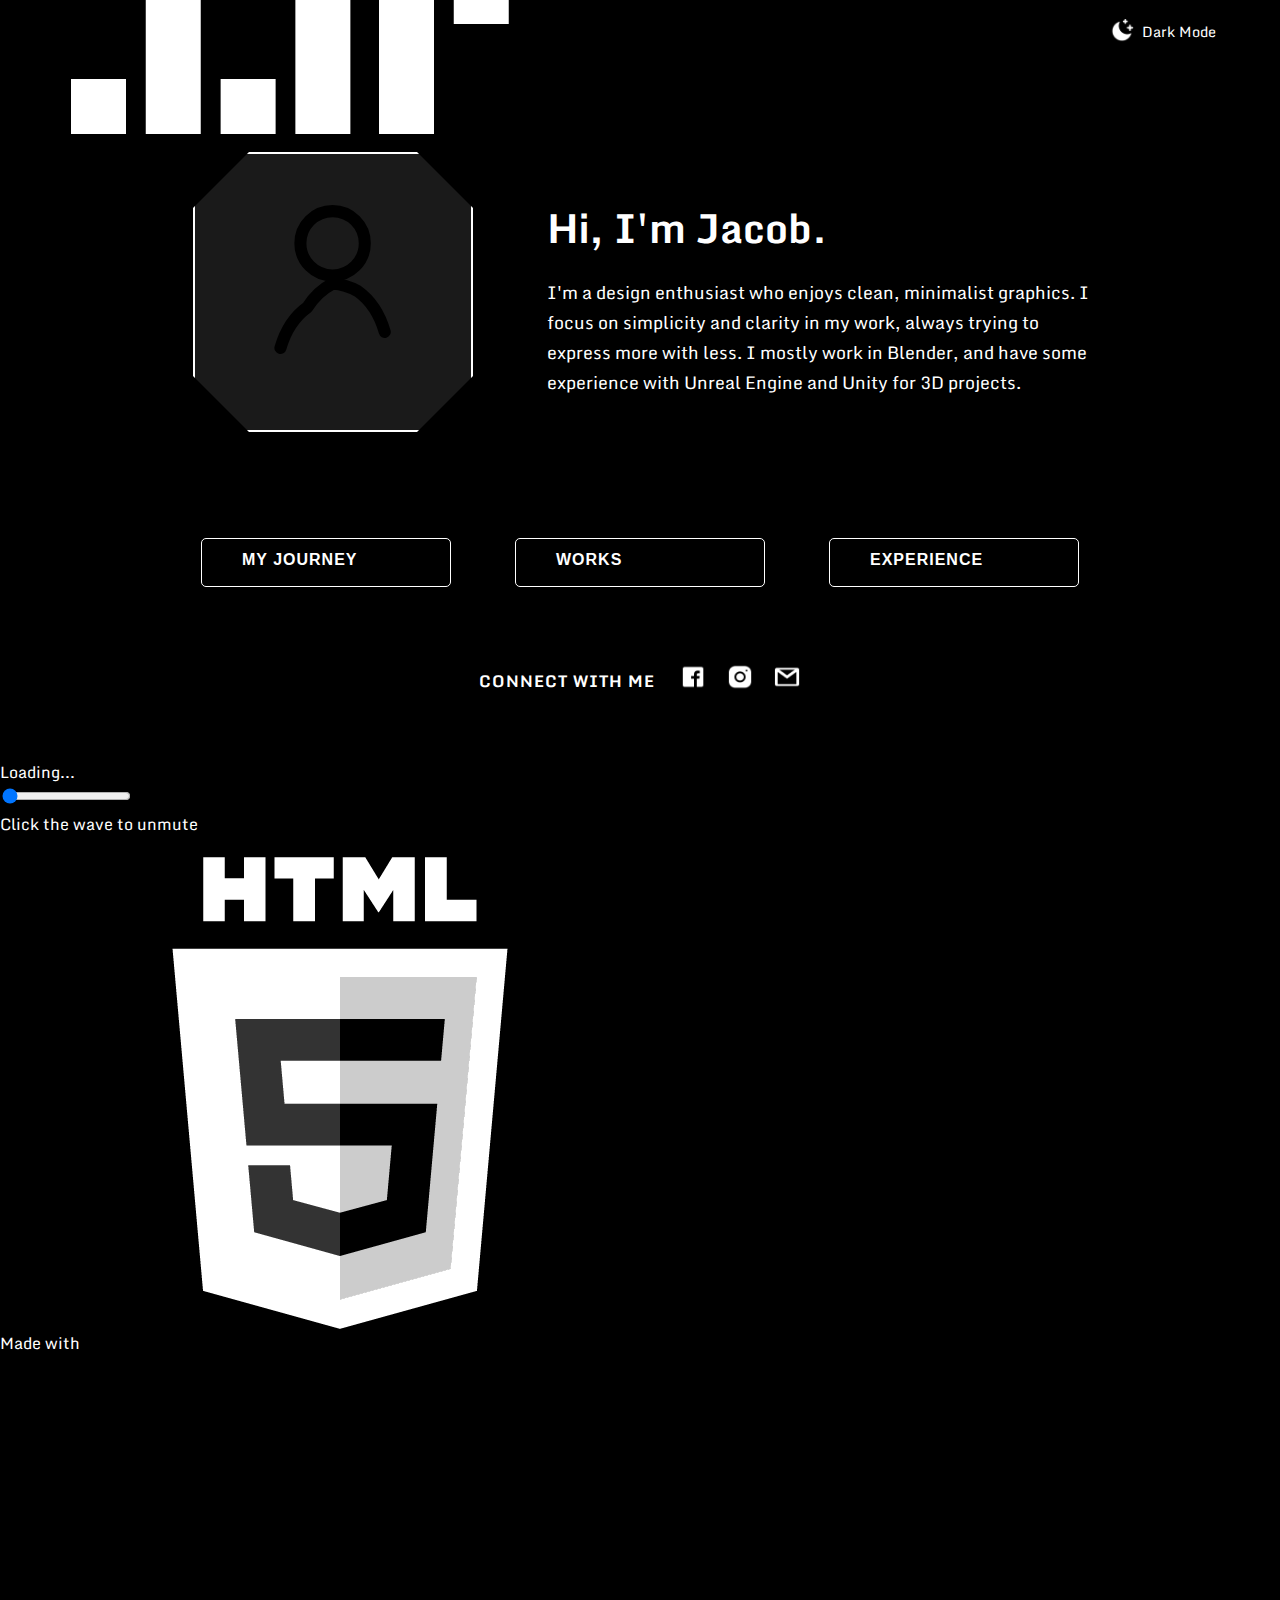
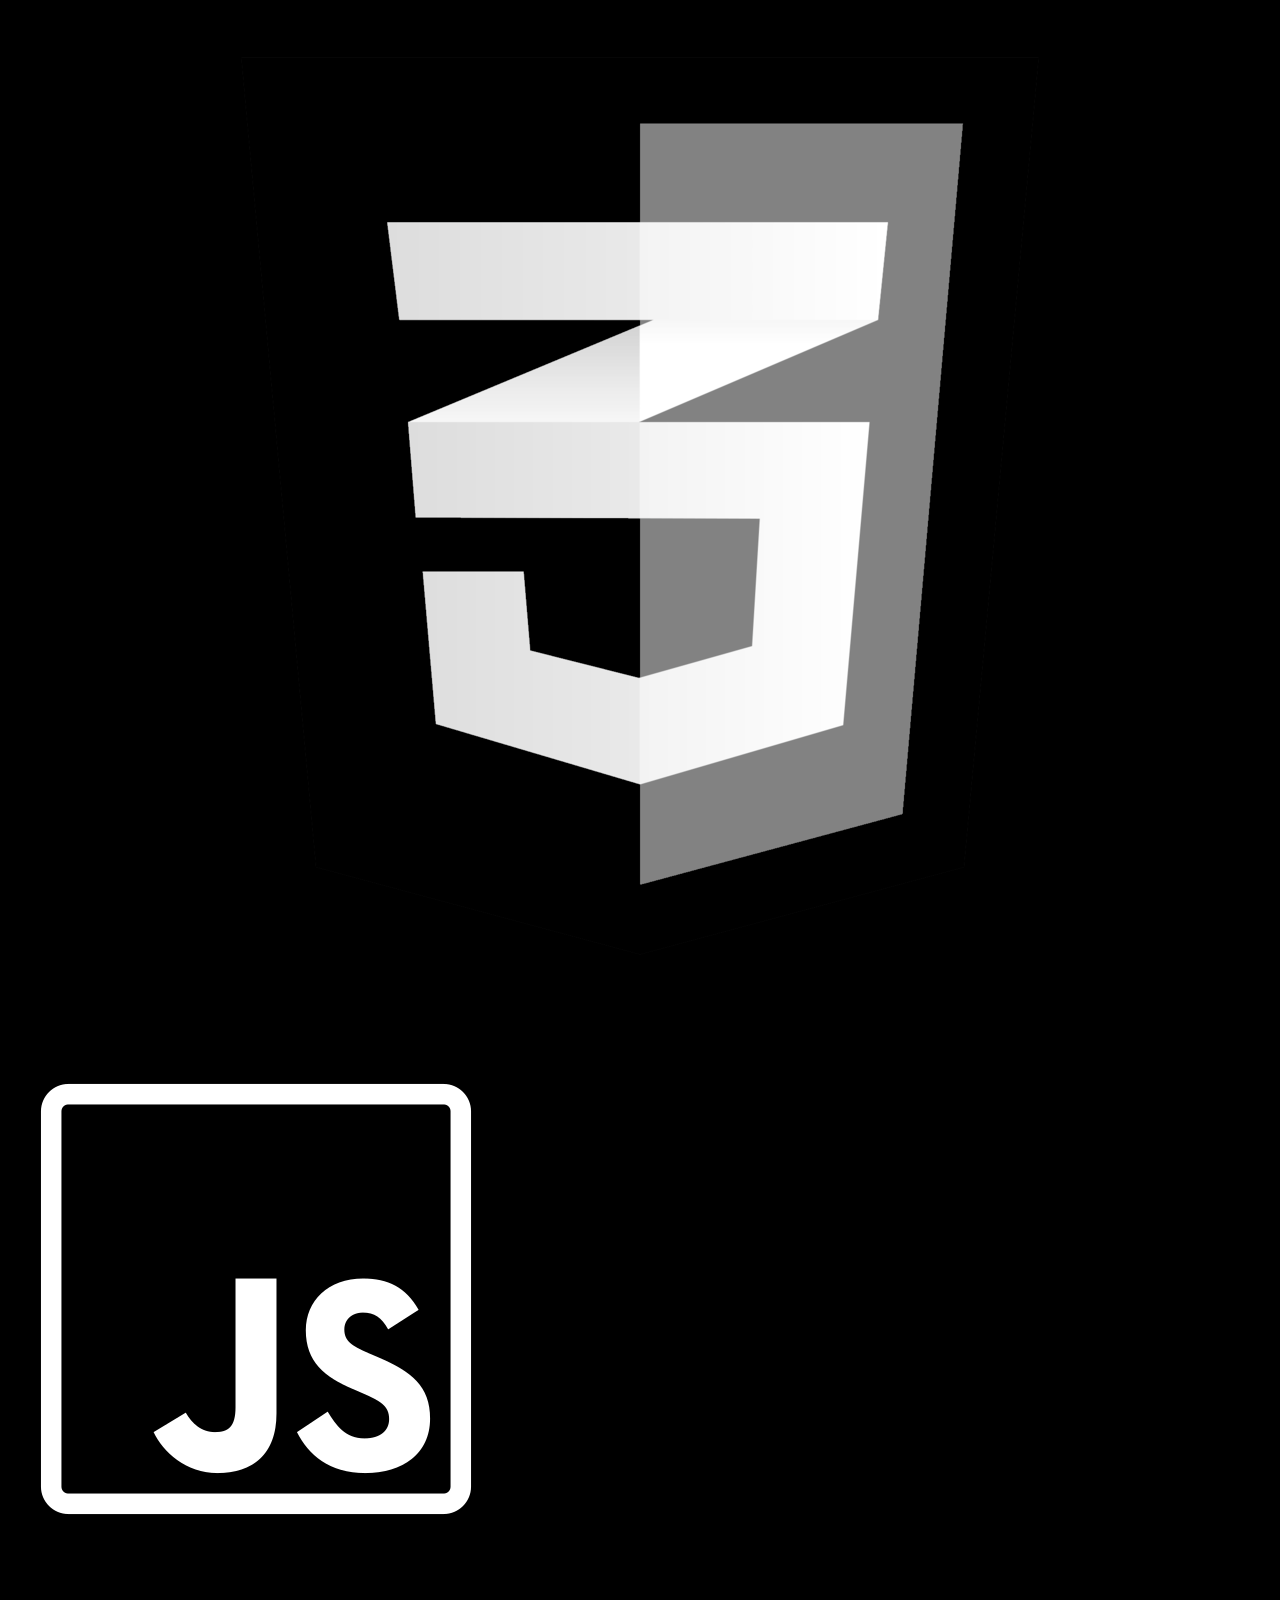
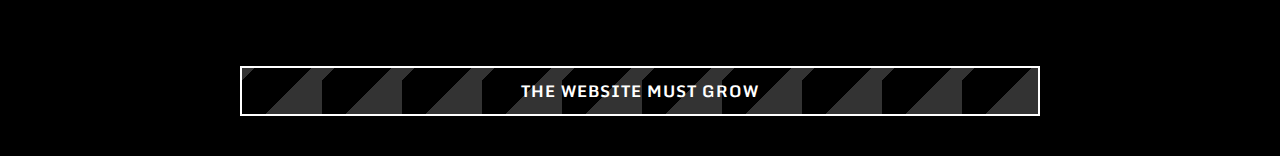
<file: index.html>
<!DOCTYPE html>
<html lang="en">
<head>
  <meta charset="UTF-8">
  <meta name="viewport" content="width=device-width, initial-scale=1.0">
  <title>Jacob | Designer Portfolio</title>
  <link rel="stylesheet" href="web.css">
  <link href="https://fonts.googleapis.com/css2?family=Monda:wght@400;700&display=swap" rel="stylesheet">
  <script defer src="web.js"></script>
</head>
<body>
  <header>
    <div class="logo-container">
      <a href="index.html">
        <img src="images/logo_placeholder.png" alt="Jacob's Logo" class="site-logo">
      </a>
    </div>
    <div class="toggle-dark" onclick="toggleDarkMode()">
      <img id="theme-icon" src="images/moon-and-stars-14.png" alt="Dark Mode Icon"> 
      <span id="theme-text">Dark Mode</span>
    </div>
  </header>

  <main>
    <section class="intro">
      <div class="avatar-animation-container" onclick="startAvatarAnimation()">
        <div class="avatar-state initial-avatar-frame active" data-state="initial">
          <svg class="person-outline" viewBox="0 0 24 24" fill="none" stroke="currentColor" stroke-width="2" stroke-linecap="round" stroke-linejoin="round">
            <path d="M5.52 19c.64-2.2 1.84-3.98 3.36-5.06A8 8 0 0 1 12 11a8 8 0 0 1 3.12.94c1.52 1.08 2.72 2.86 3.36 5.06M12 2a4 4 0 1 0 0 8 4 4 0 0 0 0-8z"></path>
          </svg>
        </div>

        <div class="avatar-text-state" data-state="text1">
          <p>// sudo load_avatar -u Jacob</p>
        </div>
        <div class="avatar-text-state" data-state="text2">
          <p>// Initializing pixels...</p>
        </div>
        <div class="avatar-text-state" data-state="text3">
          <p>// Locating profile image...</p>
        </div>
        <div class="avatar-text-state" data-state="text4">
          <p>// Data chunk 1/3... OK</p>
        </div>
        <div class="avatar-text-state" data-state="text5">
          <p>// Data chunk 2/3... OK</p>
        </div>
        <div class="avatar-text-state" data-state="text6">
          <p>// Data chunk 3/3... OK</p>
        </div>
        <div class="avatar-text-state" data-state="text7">
          <p>// Avatar loaded &#9829;</p> </div>

        <div class="avatar-state final-avatar-frame" data-state="final">
          <img src="images/profile.jpg" alt="Profile Picture" class="profile-image">
        </div>
      </div>
      <div class="intro-text">
        <h1>Hi, I'm Jacob.</h1>
        <p>I'm a design enthusiast who enjoys clean, minimalist graphics. I focus on simplicity and clarity in my work, always trying to express more with less. I mostly work in Blender, and have some experience with Unreal Engine and Unity for 3D projects.</p>
      </div>
    </section>

    <section class="buttons-container">
      <button class="main-button" onclick="navigate('journey')"><span class="button-text">MY JOURNEY</span></button>
      <button class="main-button" onclick="navigate('works')"><span class="button-text">WORKS</span></button>
      <button class="main-button" onclick="navigate('experience')"><span class="button-text">EXPERIENCE</span></button>
      
      <div class="connect-group">
        <span class="connect-text">CONNECT WITH ME</span>
        <div class="social-icons-row">
          <a href="https://www.facebook.com/jacob.j.panicker/" target="_blank"><img id="facebook-icon" src="images/facebook-41.png" alt="Facebook"></a>
          <a href="https://www.instagram.com/jacob.j.panicker/" target="_blank"><img id="instagram-icon" src="images/instagram-43.png" alt="Instagram"></a>
          <a href="mailto:jjp200321@gmail.com"><img id="gmail-icon" src="images/gmail-logo-45.png" alt="Email"></a>
        </div>
      </div>
    </section>
  </main>

<div class="audio-widget audio-muted">
  <div id="audio-visual-toggle" title="Click to mute/unmute">
    <div class="audio-wave" id="mute-toggle">
      <span></span><span></span><span></span><span></span>
    </div>
    <div class="audio-meta">
      <div id="song-name">
        <div class="scrolling-text" id="scrolling-text">Loading...</div>
      </div>
      <input type="range" id="audio-progress" min="0" value="0" step="0.1" />
    </div>
  </div>
  <audio id="bg-audio" preload="auto"></audio>
</div>

<div id="audio-hint" class="audio-hint">Click the wave to unmute</div>

  <div class="tech-credit">
    <span>Made with</span>
    <img src="images/html5.png" alt="HTML5" class="invert-on-light" />
    <img src="images/css3.png" alt="CSS3" class="invert-on-dark" />
    <img src="images/js.png" alt="JavaScript" class="invert-on-light" />
  </div>

  <footer>
    <div class="construction-banner">
      <div class="tape-pattern"></div>
      <span>THE WEBSITE MUST GROW</span>
    </div>
  </footer>
</body>
</html>
</file>
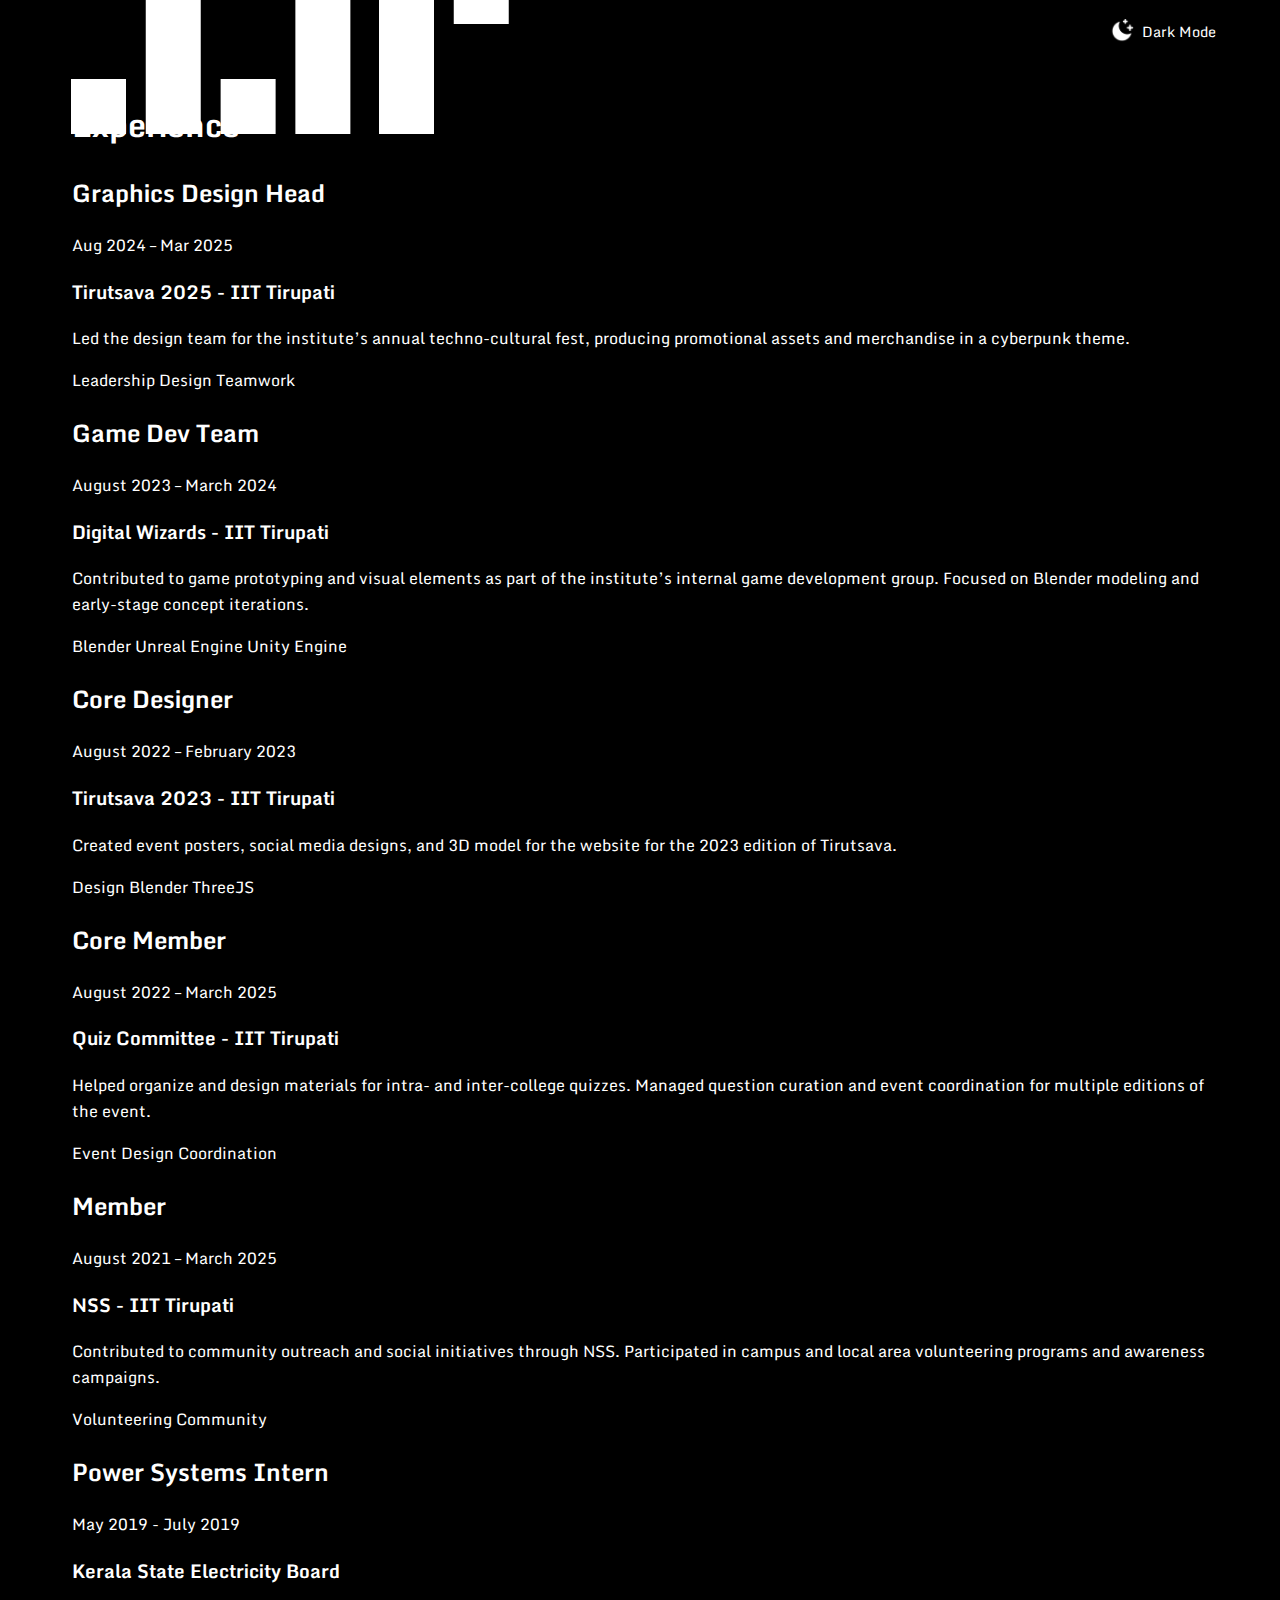
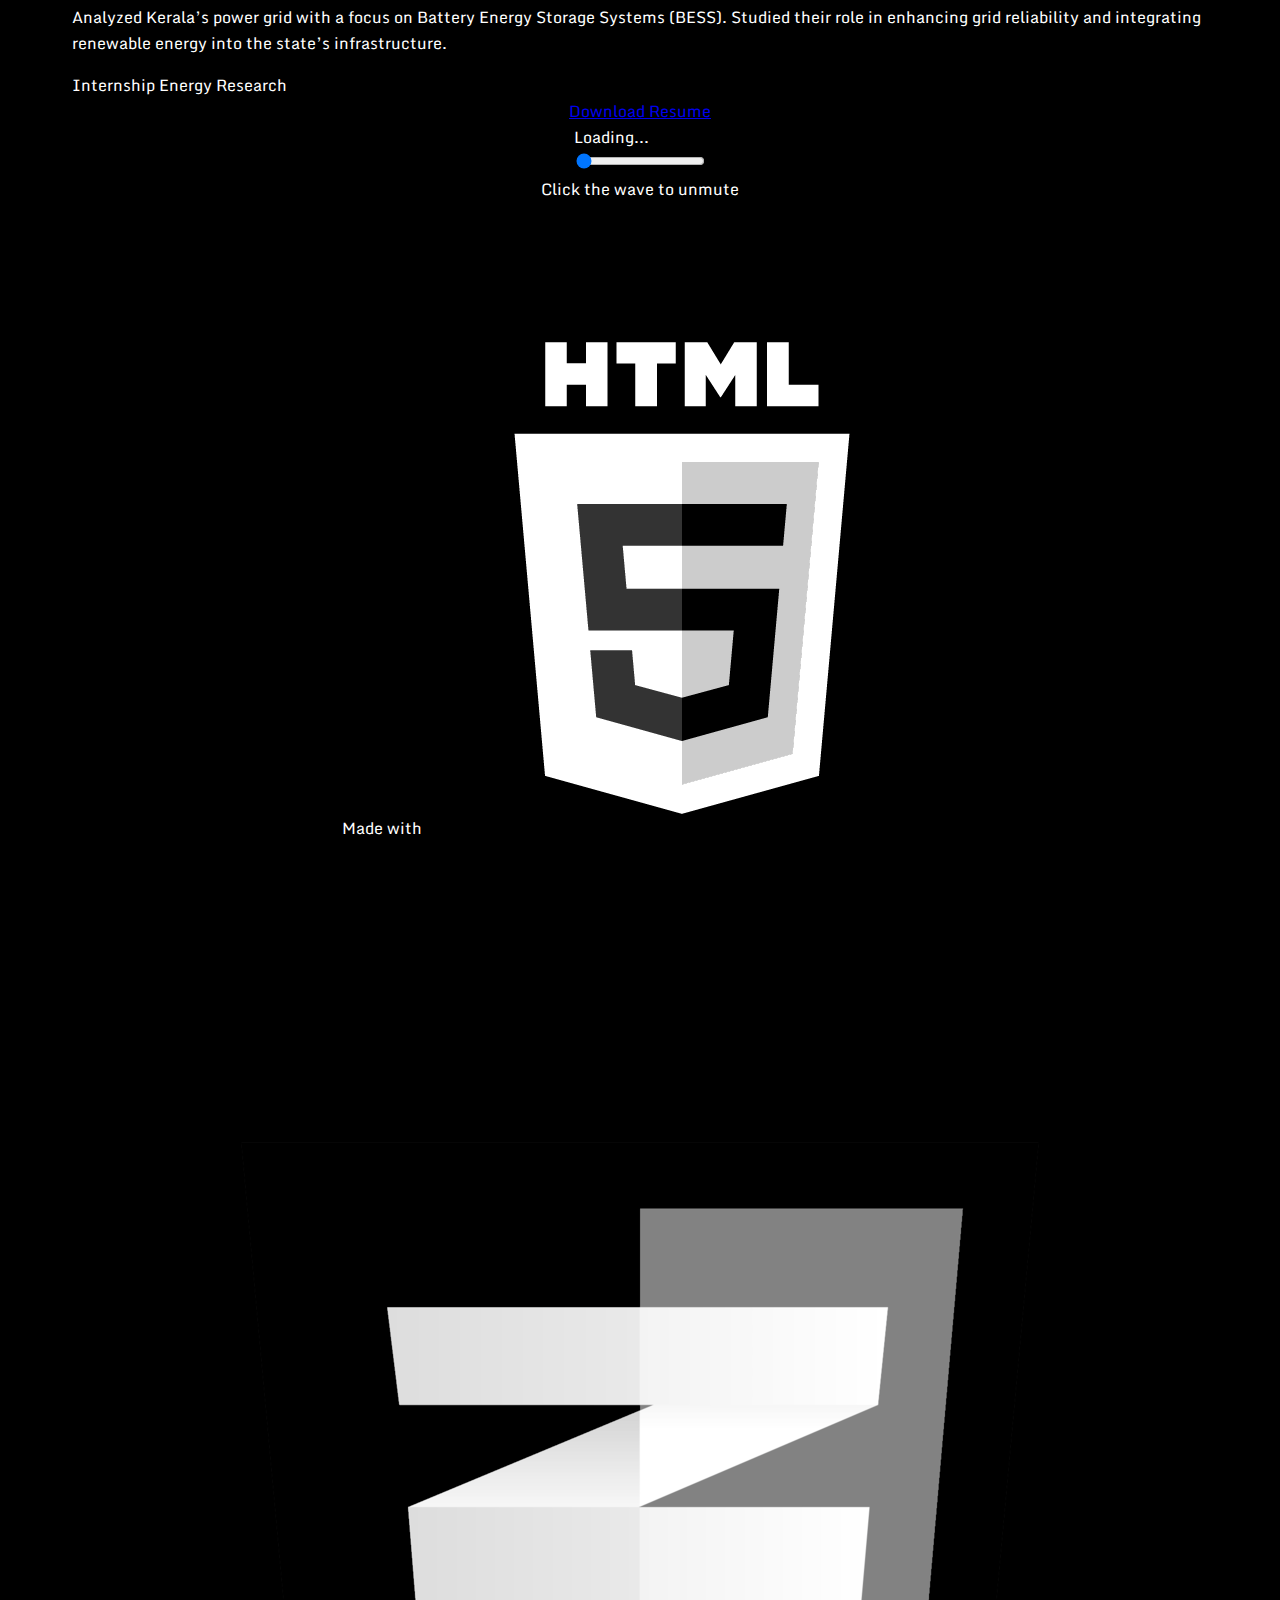
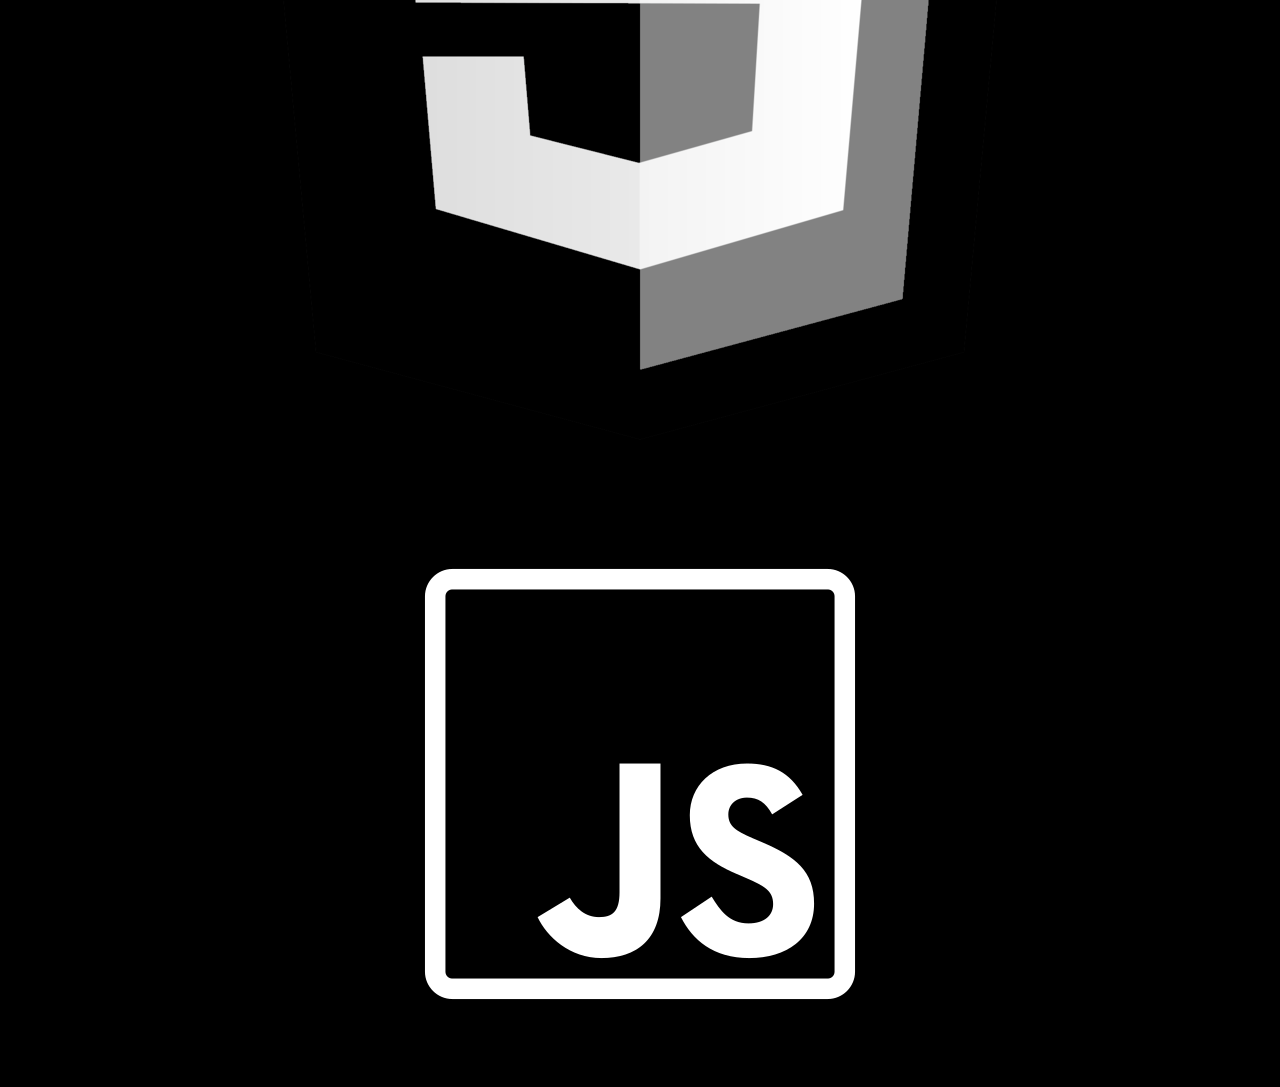
<file: experience.html>
<!DOCTYPE html>
<html lang="en">
<head>
  <meta charset="UTF-8">
  <meta name="viewport" content="width=device-width, initial-scale=1.0">
  <title>Jacob | Experience</title>
  <link rel="stylesheet" href="web.css">
  <link href="https://fonts.googleapis.com/css2?family=Monda:wght@400;700&display=swap" rel="stylesheet">
  <script defer src="web.js"></script>
</head>
<body>
  <header>
    <div class="logo-container">
      <a href="index.html">
        <img src="images/logo_placeholder.png" alt="Jacob's Logo" class="site-logo">
      </a>
    </div>
    <div class="toggle-dark" onclick="toggleDarkMode()">
      <img id="theme-icon" src="images/moon-and-stars-14.png" alt="Dark Mode Icon">
      <span id="theme-text">Dark Mode</span>
    </div>
  </header>

  <main>
    <!-- <section class="work-in-progress-section">
      <p class="wip-text">WORK IN PROGRESS</p>
    </section> -->
  <section id="experience">
    <h1 class="experience-heading">Experience</h1>
    <div class="experience-grid">

      <div class="experience-card">
        <div class="experience-header">
          <h2>Graphics Design Head</h2>
          <span class="duration">Aug 2024 – Mar 2025</span>
        </div>
        <h3 class="organization">Tirutsava 2025 - IIT Tirupati</h3>
        <p class="summary">
          Led the design team for the institute’s annual techno-cultural fest, producing promotional assets and merchandise in a cyberpunk theme.
        </p>
        <div class="tags">
          <span>Leadership</span>
          <span>Design</span>
          <span>Teamwork</span>
        </div>
      </div>

      <div class="experience-card">
        <div class="experience-header">
          <h2>Game Dev Team</h2>
          <span class="duration">August 2023 – March 2024</span>
        </div>
        <h3 class="organization">Digital Wizards - IIT Tirupati</h3>
        <p class="summary">
          Contributed to game prototyping and visual elements as part of the institute’s internal game development group. Focused on Blender modeling and early-stage concept iterations.
        </p>
        <div class="tags">
          <span>Blender</span>
          <span>Unreal Engine</span>
          <span>Unity Engine</span>
        </div>
      </div>

      <div class="experience-card">
        <div class="experience-header">
          <h2>Core Designer</h2>
          <span class="duration">August 2022 – February 2023</span>
        </div>
        <h3 class="organization">Tirutsava 2023 - IIT Tirupati</h3>
        <p class="summary">
          Created event posters, social media designs, and 3D model for the website for the 2023 edition of Tirutsava.
        </p>
        <div class="tags">
          <span>Design</span>
          <span>Blender</span>
          <span>ThreeJS</span>
        </div>
      </div>

      <div class="experience-card">
        <div class="experience-header">
          <h2>Core Member</h2>
          <span class="duration">August 2022 – March 2025</span>
        </div>
        <h3 class="organization">Quiz Committee - IIT Tirupati</h3>
        <p class="summary">
          Helped organize and design materials for intra- and inter-college quizzes. Managed question curation and event coordination for multiple editions of the event.
        </p>
        <div class="tags">
          <span>Event</span>
          <span>Design</span>
          <span>Coordination</span>
        </div>
      </div>
      
      <div class="experience-card">
        <div class="experience-header">
          <h2>Member</h2>
          <span class="duration">August 2021 – March 2025</span>
        </div>
        <h3 class="organization">NSS - IIT Tirupati</h3>
        <p class="summary">
          Contributed to community outreach and social initiatives through NSS. Participated in campus and local area volunteering programs and awareness campaigns.
        </p>
        <div class="tags">
          <span>Volunteering</span>
          <span>Community</span>
        </div>
      </div>

      <div class="experience-card">
        <div class="experience-header">
          <h2>Power Systems Intern</h2>
          <span class="duration">May 2019 - July 2019</span>
        </div>
        <h3 class="organization">Kerala State Electricity Board</h3>
        <p class="summary">
          Analyzed Kerala’s power grid with a focus on Battery Energy Storage Systems (BESS). Studied their role in enhancing grid reliability and integrating renewable energy into the state’s infrastructure.
        </p>
        <div class="tags">
          <span>Internship</span>
          <span>Energy</span>
          <span>Research</span>
        </div>
      </div>

    </div>
  </section>

  <div class="resume-download">
    <a href="docs/resume.pdf" download class="resume-button">
      Download Resume
    </a>
  </div>

<div class="audio-widget audio-muted">
  <div id="audio-visual-toggle" title="Click to mute/unmute">
    <div class="audio-wave" id="mute-toggle">
      <span></span><span></span><span></span><span></span>
    </div>
    <div class="audio-meta">
      <div id="song-name">
        <div class="scrolling-text" id="scrolling-text">Loading...</div>
      </div>
      <input type="range" id="audio-progress" min="0" value="0" step="0.1" />
    </div>
  </div>
  <audio id="bg-audio" preload="auto"></audio>
</div>

<div id="audio-hint" class="audio-hint">Click the wave to unmute</div>

  </main>

  <footer>
  <div class="tech-credit">
    <span>Made with</span>
    <img src="images/html5.png" alt="HTML5" class="invert-on-light" />
    <img src="images/css3.png" alt="CSS3" class="invert-on-dark" />
    <img src="images/js.png" alt="JavaScript" class="invert-on-light" />
  </div>
    <!-- <div class="construction-banner">
      <div class="tape-pattern"></div>
      <span>WEBSITE UNDER CONSTRUCTION</span>
    </div> -->
  </footer>
</body>
</html>
</file>
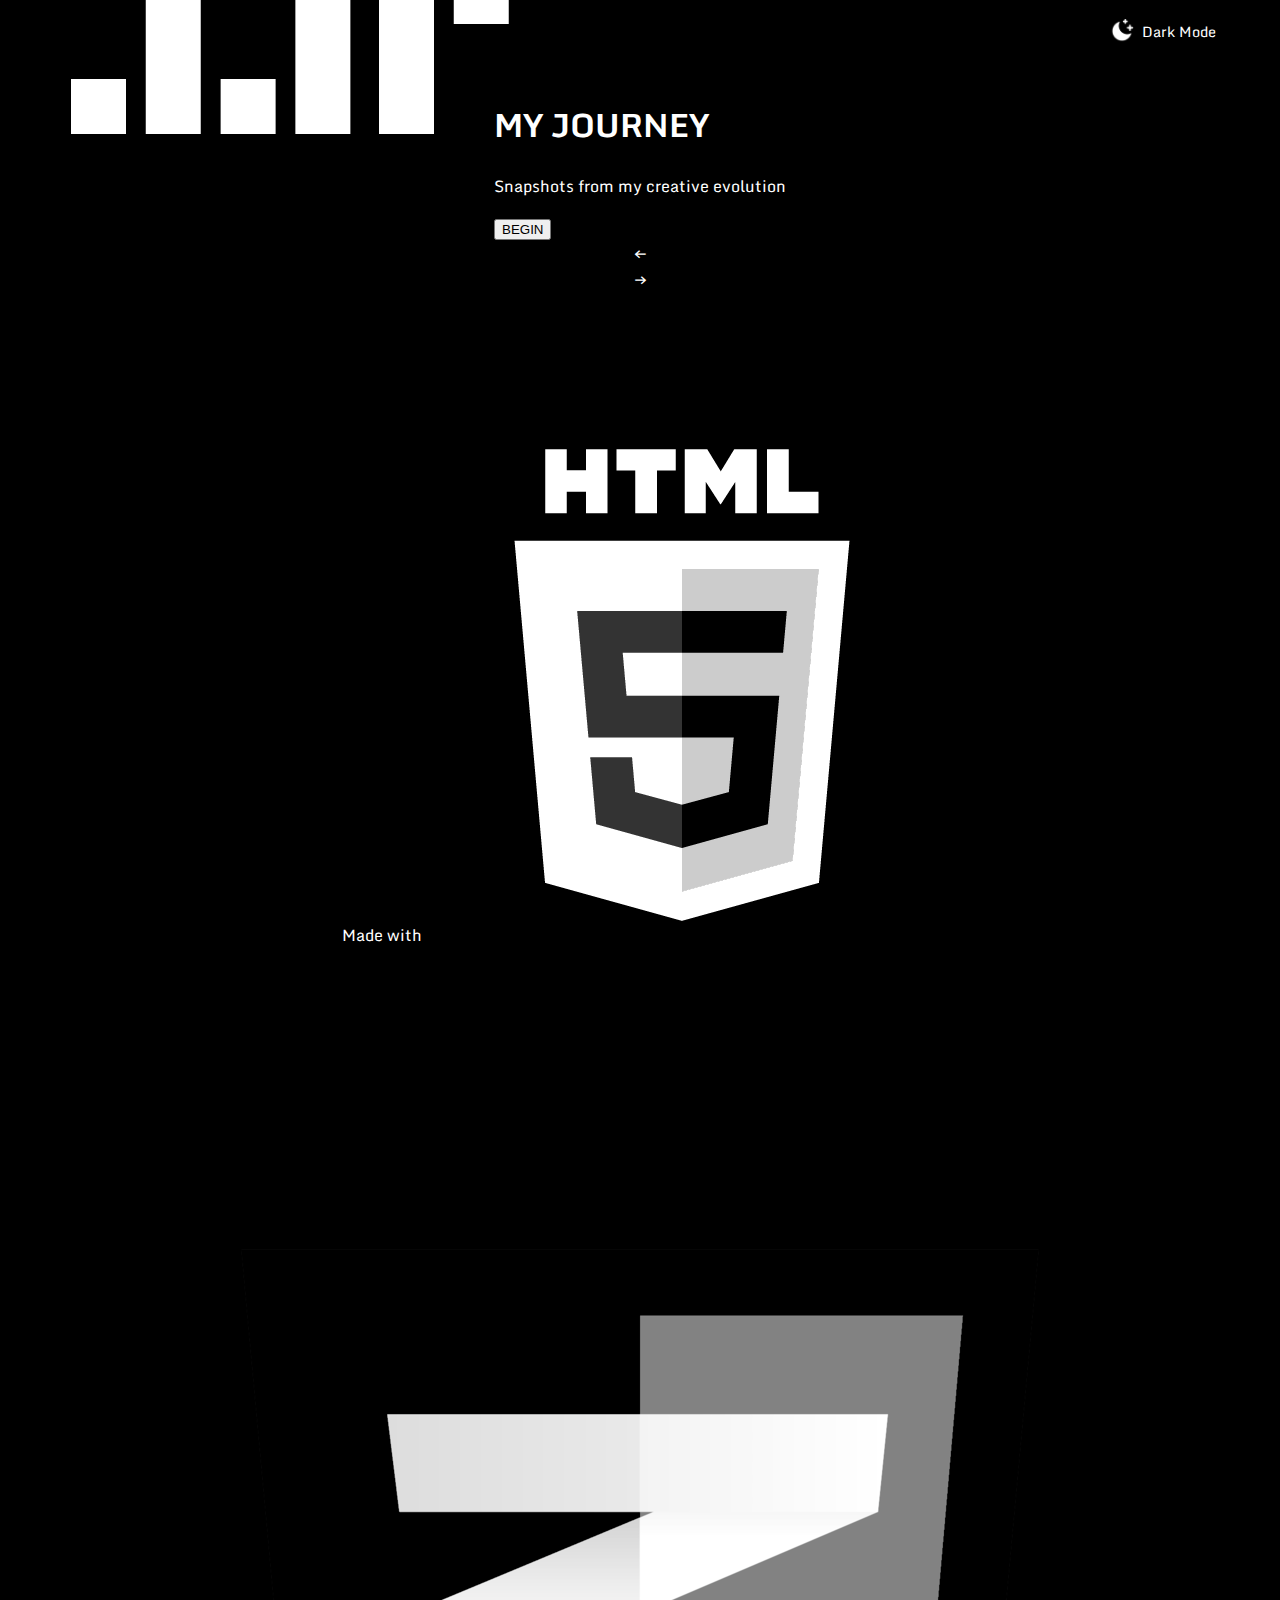
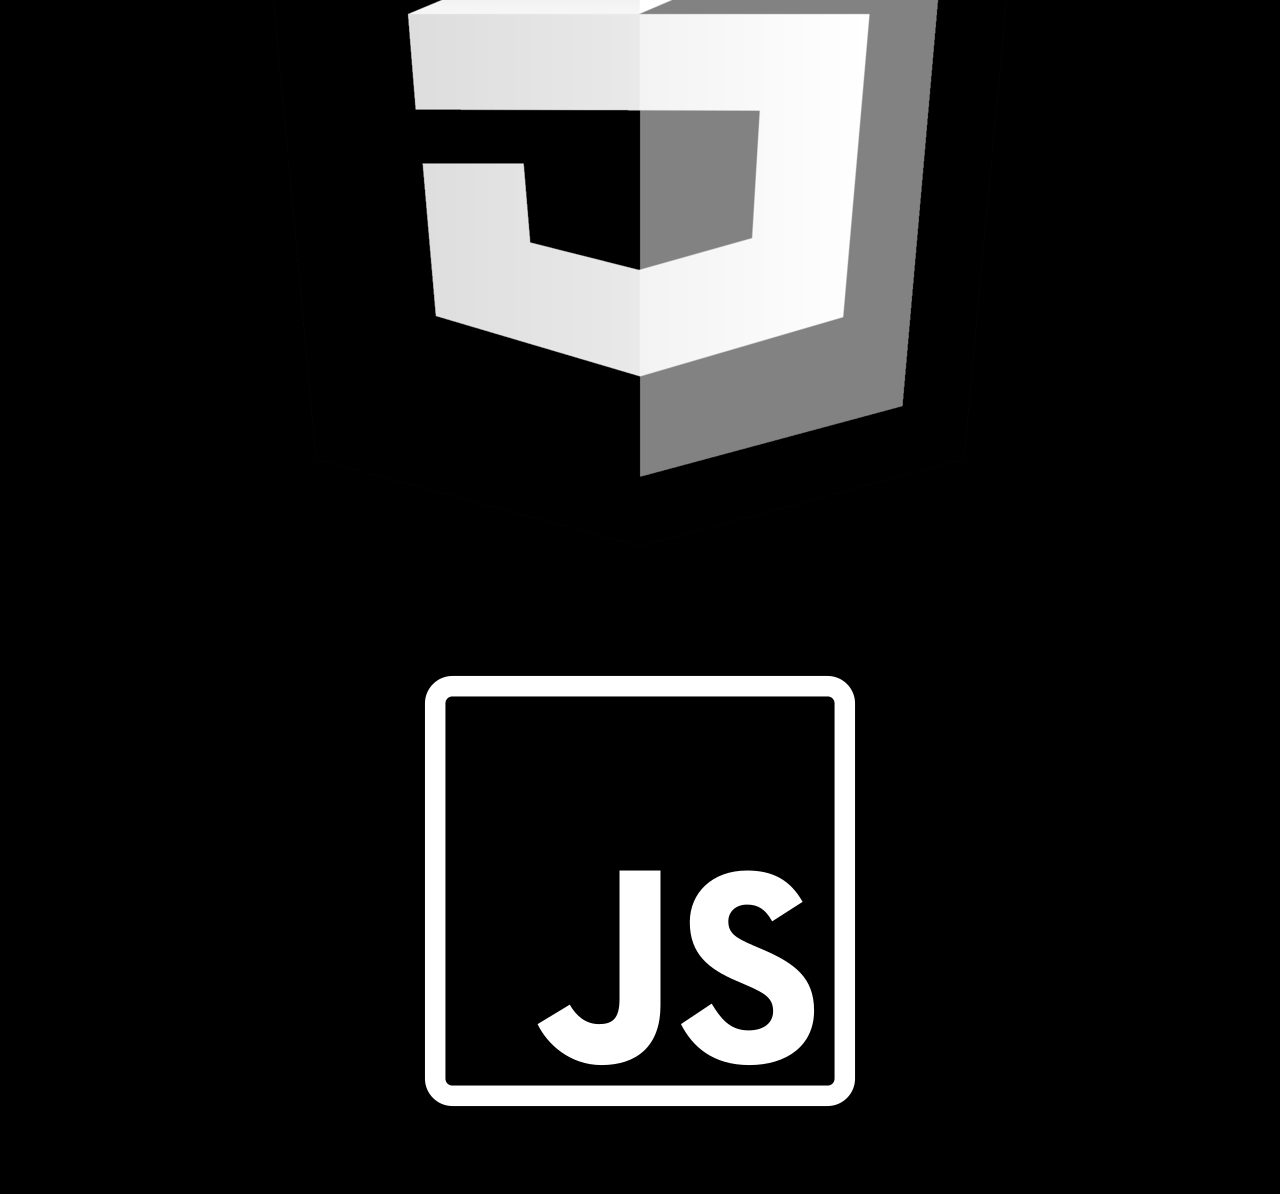
<file: journey.html>
<!DOCTYPE html>
<html lang="en">
<head>
  <meta charset="UTF-8" />
  <meta name="viewport" content="width=device-width, initial-scale=1.0"/>
  <title>Jacob | My Journey</title>
  <link rel="stylesheet" href="web.css" />
  <link href="https://fonts.googleapis.com/css2?family=Monda:wght@400;700&display=swap" rel="stylesheet" />
  <script defer src="web.js"></script>
</head>
<body>
  <header>
    <div class="logo-container">
      <a href="index.html">
        <img src="images/logo_placeholder.png" alt="Jacob's Logo" class="site-logo" />
      </a>
    </div>
    <div class="toggle-dark" onclick="toggleDarkMode()">
      <img id="theme-icon" src="images/moon-and-stars-14.png" alt="Dark Mode Icon" />
      <span id="theme-text">Dark Mode</span>
    </div>
  </header>

  <main class="journey-main">
    <div class="journey-intro" id="journeyIntro">
      <h1 class="journey-title">MY JOURNEY</h1>
      <p class="journey-subtitle">Snapshots from my creative evolution</p>
      <button class="begin-button" onclick="startJourney()">BEGIN</button>
    </div>

    <div class="timeline-wrapper hidden" id="timelineWrapper">
      <div class="timeline-arrow left-arrow" onclick="goToPrevYear()">←</div>
        <div class="timeline-line" id="timelineLine"></div>
      <div class="timeline-arrow right-arrow" onclick="goToNextYear()">→</div>
    </div>

    <div class="mobile-journey hidden" id="mobileJourney">
      <ul class="mobile-year-list" id="mobileYearList"></ul>
    </div>

    <div class="timeline-detail" id="timelineDetail"></div>

  </main>

  <footer>

    <div class="tech-credit">
      <span>Made with</span>
      <img src="images/html5.png" alt="HTML5" class="invert-on-light" />
      <img src="images/css3.png" alt="CSS3" class="invert-on-dark" />
      <img src="images/js.png" alt="JavaScript" class="invert-on-light" />
    </div>

    <!-- <div class="construction-banner">
      <div class="tape-pattern"></div>
      <span>WEBSITE UNDER CONSTRUCTION</span>
    </div> -->
    
  </footer>
</body>
</html>
</file>
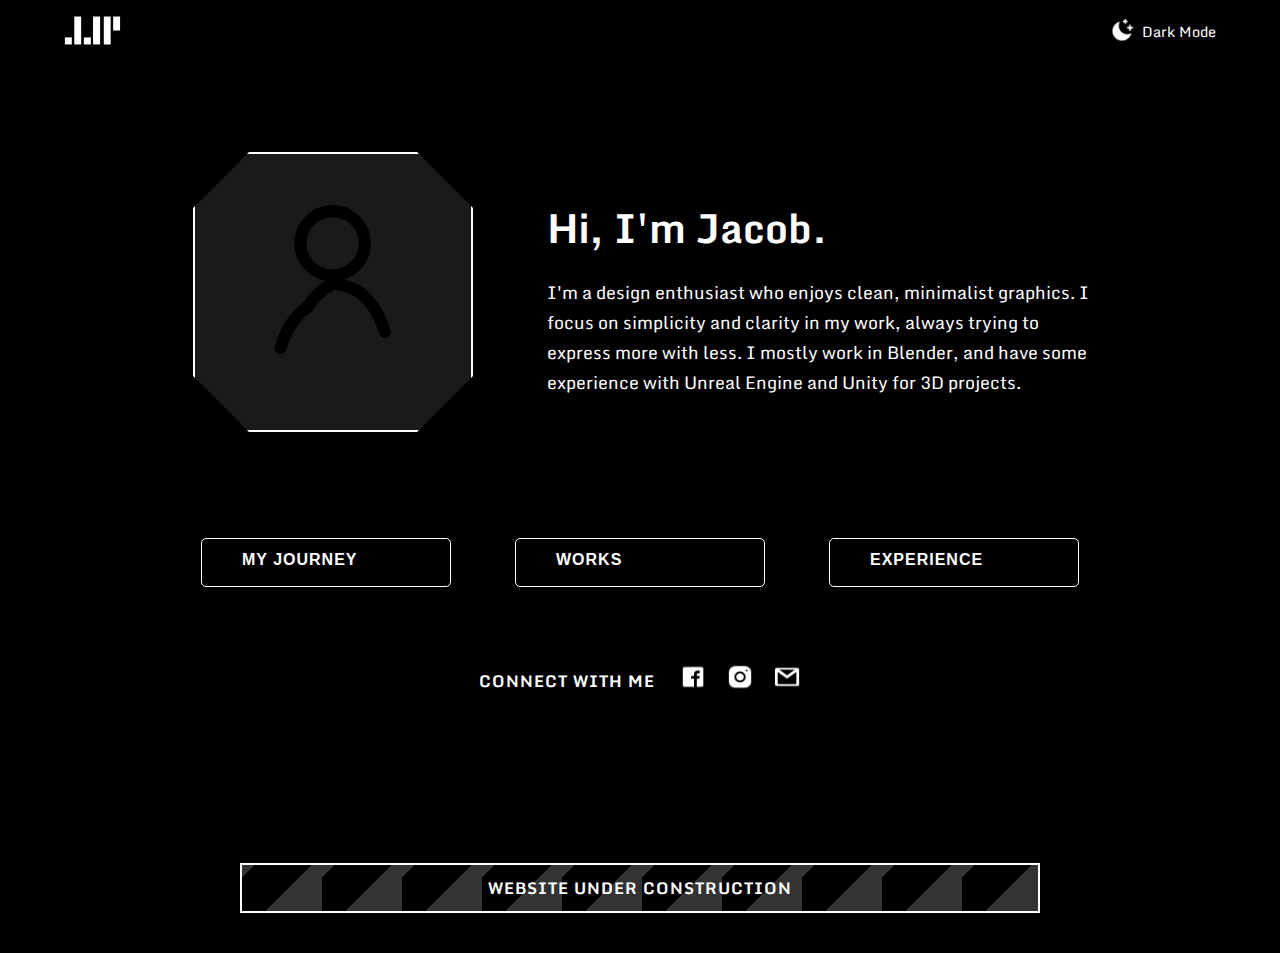
<file: web.html>
<!DOCTYPE html>
<html lang="en">
<head>
  <meta charset="UTF-8">
  <meta name="viewport" content="width=device-width, initial-scale=1.0">
  <title>Jacob | Designer Portfolio</title>
  <link rel="stylesheet" href="web.css">
  <link href="https://fonts.googleapis.com/css2?family=Monda:wght@400;700&display=swap" rel="stylesheet">
  <script defer src="web.js"></script>
</head>
<body>
  <header>
    <div class="logo-container">
      <img src="images/logo_placeholder.png" alt="Jacob's Logo" class="site-logo">
    </div>
    <div class="toggle-dark" onclick="toggleDarkMode()">
      <img id="theme-icon" src="images/moon-and-stars-14.png" alt="Dark Mode Icon"> 
      <span id="theme-text">Dark Mode</span>
    </div>
  </header>

  <main>
    <section class="intro">
      <div class="avatar-animation-container" onclick="startAvatarAnimation()">
        <div class="avatar-state initial-avatar-frame active" data-state="initial">
          <svg class="person-outline" viewBox="0 0 24 24" fill="none" stroke="currentColor" stroke-width="2" stroke-linecap="round" stroke-linejoin="round">
            <path d="M5.52 19c.64-2.2 1.84-3.98 3.36-5.06A8 8 0 0 1 12 11a8 8 0 0 1 3.12.94c1.52 1.08 2.72 2.86 3.36 5.06M12 2a4 4 0 1 0 0 8 4 4 0 0 0 0-8z"></path>
          </svg>
        </div>

        <div class="avatar-text-state" data-state="text1">
          <p>// sudo load_avatar -u Jacob</p>
        </div>
        <div class="avatar-text-state" data-state="text2">
          <p>// Initializing pixels...</p>
        </div>
        <div class="avatar-text-state" data-state="text3">
          <p>// Locating profile image...</p>
        </div>
        <div class="avatar-text-state" data-state="text4">
          <p>// Data chunk 1/3... OK</p>
        </div>
        <div class="avatar-text-state" data-state="text5">
          <p>// Data chunk 2/3... OK</p>
        </div>
        <div class="avatar-text-state" data-state="text6">
          <p>// Data chunk 3/3... OK</p>
        </div>
        <div class="avatar-text-state" data-state="text7">
          <p>// Avatar loaded &#9829;</p> </div>

        <div class="avatar-state final-avatar-frame" data-state="final">
          <img src="images/profile.jpg" alt="Profile Picture" class="profile-image">
        </div>
      </div>
      <div class="intro-text">
        <h1>Hi, I'm Jacob.</h1>
        <p>I'm a design enthusiast who enjoys clean, minimalist graphics. I focus on simplicity and clarity in my work, always trying to express more with less. I mostly work in Blender, and have some experience with Unreal Engine and Unity for 3D projects.</p>
      </div>
    </section>

    <section class="buttons-container">
      <button class="main-button" onclick="navigate('journey')"><span class="button-text">MY JOURNEY</span></button>
      <button class="main-button" onclick="navigate('works')"><span class="button-text">WORKS</span></button>
      <button class="main-button" onclick="navigate('experience')"><span class="button-text">EXPERIENCE</span></button>
      
      <div class="connect-group">
        <span class="connect-text">CONNECT WITH ME</span>
        <div class="social-icons-row">
          <a href="https://www.facebook.com/jacob.j.panicker/" target="_blank"><img id="facebook-icon" src="images/facebook-41.png" alt="Facebook"></a>
          <a href="https://www.instagram.com/jacob.j.panicker/" target="_blank"><img id="instagram-icon" src="images/instagram-43.png" alt="Instagram"></a>
          <a href="mailto:jjp200321@gmail.com"><img id="gmail-icon" src="images/gmail-logo-45.png" alt="Email"></a>
        </div>
      </div>
    </section>
  </main>

  <footer>
    <div class="construction-banner">
      <div class="tape-pattern"></div>
      <span>WEBSITE UNDER CONSTRUCTION</span>
    </div>
  </footer>
</body>
</html>
</file>
<file: web.css>
/* General Reset & Base Styles */
body {
    margin: 0;
    font-family: 'Monda', sans-serif;
    background-color: #000; /* Strictly black */
    color: #fff; /* Strictly white */
    min-height: 100vh;
    display: flex;
    flex-direction: column;
    transition: background-color 0.3s, color 0.3s;
}

/* Custom Scrollbar Styles for WebKit Browsers (Chrome, Safari, Edge, Opera) */
::-webkit-scrollbar {
    width: 8px; /* Adjust width as desired, e.g., 6px or 8px */
}

/* Track (the background area of the scrollbar) */
::-webkit-scrollbar-track {
    background: #000; /* Strictly black track */
    border-radius: 4px; /* Matches the thumb's rounded corners */
}

/* Handle (the draggable part of the scrollbar) */
::-webkit-scrollbar-thumb {
    background: #1a1a1a; /* A very dark grey, slightly lighter than pure black */
    border-radius: 4px; /* Rounded corners for the thumb */
    transition: background 0.3s ease; /* Smooth transition on hover */
}

/* Handle on hover */
::-webkit-scrollbar-thumb:hover {
    background: #333333; /* Slightly lighter on hover for interactivity */
}

/* Custom Scrollbar Styles for Firefox */
/* Note: Firefox styling is less granular than WebKit */
html {
    scrollbar-width: thin; /* 'auto' | 'thin' | 'none' */
    scrollbar-color: #1a1a1a #000; /* thumb color | track color */
}

header {
    display: flex;
    justify-content: space-between;
    padding: 1rem 5%;
    background-color: #000; /* Strictly black */
    align-items: center;
    box-shadow: none; /* No shadow on header */
    border-bottom: none; /* No dividing line */
}

/* Logo Image Container */
.logo-container {
    height: 30px; /* Lowered logo size */
    display: flex;
    align-items: center;
    justify-content: center;
}

.site-logo {
    max-height: 100%; /* Make sure logo fits */
    width: auto; /* Maintain aspect ratio */
    /* Assuming logo_placeholder.png is WHITE. Dark mode: invert(0) to keep it white. */
    filter: invert(0); 
    transition: filter 0.3s;
}

.toggle-dark {
    cursor: pointer;
    font-size: 0.9rem;
    color: #fff; /* Strictly white */
    user-select: none;
    display: flex;
    align-items: center;
    gap: 0.5rem;
    transition: color 0.3s;
}

#theme-icon {
    width: 24px;
    height: 24px;
    /* ASSUMING moon-and-stars-14.png is a WHITE icon. So, invert(0) keeps it white. */
    filter: invert(0);
    transition: filter 0.3s;
}

#theme-text {
    font-size: 0.9rem;
    color: #fff; /* Strictly white */
}

main {
    flex-grow: 1;
    padding: 1rem 2rem; /* Bring content up by reducing top padding */
    display: flex;
    flex-direction: column;
    align-items: center;
    justify-content: center;
    max-width: 1200px;
    margin: 0 auto;
    width: 100%;
    box-sizing: border-box;
}

/* Intro Section */
.intro {
    display: flex;
    align-items: center;
    justify-content: center;
    padding: 4rem 0;
    gap: 4rem;
    flex-wrap: wrap;
    text-align: center;
}

.intro-text {
    max-width: 550px;
    text-align: left;
}

.intro-text h1 {
    font-size: 2.5rem;
    margin-bottom: 1rem;
    color: #fff; /* Strictly white */
    font-weight: 700;
}

.intro-text p {
    font-size: 1.1rem;
    line-height: 1.7;
    color: #fff; /* Strictly white */
    font-weight: 400;
}

/* Avatar Animation Container - Increased Size */
.avatar-animation-container {
    width: 300px; /* Increased width */
    height: 300px; /* Increased height to match paragraph vertical extremes */
    display: flex;
    justify-content: center;
    align-items: center;
    position: relative;
    cursor: pointer; /* Initially interactable */
}

/* Base styling for all avatar states (frames and text) */
.avatar-state, .avatar-text-state {
    position: absolute;
    width: 100%;
    height: 100%;
    display: flex;
    justify-content: center;
    align-items: center;
    opacity: 0; /* Hidden by default */
    /* Transition is controlled by JS for fine-tuned instant vs fade effects */
    top: 0;
    left: 0;
    box-sizing: border-box;
}

.avatar-state.active, .avatar-text-state.active {
    opacity: 1; /* Visible when active */
}

/* Specific styling for the INITIAL tech avatar frame - Scaled Up */
.initial-avatar-frame {
    width: 280px; /* Scaled up */
    height: 280px; /* Scaled up */
    position: relative;
    border: 2px solid #fff; /* Strictly white border */
    clip-path: polygon(
        20% 0%, 80% 0%, 100% 20%, 100% 80%, 80% 100%, 20% 100%, 0% 80%, 0% 20%
    );
    display: flex;
    justify-content: center;
    align-items: center;
    background-color: rgba(255, 255, 255, 0.1); /* Transparent white */
}

/* Pseudo-elements for the inner lines/details of the initial frame */
.initial-avatar-frame::before,
.initial-avatar-frame::after {
    content: '';
    position: absolute;
    background-color: #fff; /* Strictly white lines */
    transition: background-color 0.3s;
}

.initial-avatar-frame::before {
    width: 40px; /* Scaled up */
    height: 2px;
    top: 20px; /* Adjusted position */
    left: 20px; /* Adjusted position */
    transform: rotate(-45deg);
    transform-origin: top left;
}
.initial-avatar-frame::after {
    width: 40px; /* Scaled up */
    height: 2px;
    bottom: 20px; /* Adjusted position */
    right: 20px; /* Adjusted position */
    transform: rotate(135deg);
    transform-origin: bottom right;
}

/* Styling for the inline SVG person outline in initial frame */
.person-outline {
    width: 70%;
    height: 70%;
    color: #000; /* Black outline in dark mode */
    stroke: currentColor;
    stroke-width: 1.5;
    transition: color 0.3s;
}

/* Specific styling for the FINAL square avatar frame - Scaled Up */
.final-avatar-frame {
    width: 280px; /* Scaled up */
    height: 280px; /* Scaled up */
    border: 2px solid #fff; /* Strictly white border for the square frame */
    display: flex;
    justify-content: center;
    align-items: center;
    background-color: rgba(255, 255, 255, 0.1); /* Transparent white */
}

/* Styling for profile image in final state - UNROUNDED Corners */
.profile-image {
    width: 100%; /* Fit within the frame */
    height: 100%; /* Fit within the frame */
    object-fit: cover; /* Cover the area, crop if necessary */
    border-radius: 0; /* No rounded corners */
    border: none; /* No border on the image itself */
    display: block; /* For margin auto centering */
    margin: auto; /* Center the image within its container */
}

/* Styling for text states */
.avatar-text-state p {
    font-size: 1.5rem; /* Slightly larger text */
    color: #fff; /* Strictly white for loading text */
    text-align: center;
    font-weight: 400;
    margin: 0;
    animation: pulse 1.5s infinite ease-in-out;
}

@keyframes pulse {
    0% { transform: scale(1); opacity: 0.8; }
    50% { transform: scale(1.05); opacity: 1; }
    100% { transform: scale(1); opacity: 0.8; }
}


/* Buttons Section */
.buttons-container {
    display: flex;
    flex-wrap: wrap; /* Allow wrapping */
    justify-content: center;
    gap: 4rem; /* Increased gap between buttons */
    padding: 2rem 0;
    width: 100%;
}

.main-button {
    background: transparent;
    border: 1px solid #fff; /* Strictly white border */
    color: #fff; /* Strictly white */
    padding: 0.8rem 2.5rem; /* Wider padding */
    cursor: pointer;
    transition: background-color 0.3s, color 0.3s, border-color 0.3s;
    font-size: 1rem;
    font-weight: 650; /* Font weight updated to 650 */
    letter-spacing: 1px;
    text-transform: uppercase;
    min-width: 250px; /* Wider buttons */
    border-radius: 5px;
    position: relative;
    overflow: hidden;

    display: flex;
    align-items: flex-end; /* Dock text to bottom */
    justify-content: flex-start; /* Dock text to left */
}

/* Wrap text in a span for underline animation */
.main-button .button-text {
    position: relative;
    padding-bottom: 5px; /* Space for underline */
    line-height: 1;
    display: inline-block;
}

/* Underline animation for button text */
.main-button .button-text::after {
    content: '';
    position: absolute;
    bottom: 0;
    left: 0;
    width: 0; /* Starts hidden */
    height: 1.5px; /* Underline height updated to 1.5px */
    background-color: #000; /* Strictly black underline on hover in dark mode */
    transition: width 0.3s ease-out;
}

.main-button:hover {
    background-color: #fff; /* Strictly white background on hover */
    color: #000; /* Strictly black text on hover */
    border-color: #fff; /* Strictly white */
}

.main-button:hover .button-text::after {
    width: 100%; /* Expands to full width on hover */
}


/* Connect Group - Now horizontally aligned, no button styling */
.connect-group {
    display: flex; /* Changed to flex to align text and icons horizontally */
    align-items: center; /* Vertically align items in the center */
    gap: 1.5rem; /* Space between text and social icons */
    padding: 0.8rem 2.5rem; /* Match other button padding for vertical alignment */
    /* Remove button-like styling */
    background: transparent;
    border: none;
    color: #fff; /* Inherit color from body */
    cursor: default; /* Not interactable */
    min-width: 250px; /* Maintain width for layout consistency */
    box-sizing: border-box;
    font-size: 1rem; /* Match button font size */
    font-weight: 700; /* Match button font weight */
    letter-spacing: 1px;
    text-transform: uppercase;
}

.connect-text { /* New class for the "CONNECT WITH ME" text */
    /* This is just text, no button properties */
    color: inherit; /* Inherit from connect-group */
    user-select: none; /* Prevent text selection */
    white-space: nowrap; /* Prevent text wrapping */
}

.social-icons-row {
    display: flex;
    gap: 1.2rem;
    padding-top: 0;
}

.social-icons-row img {
    width: 28px;
    height: 28px;
    /* User confirms original social media icons are WHITE. So, invert(0) keeps them white in dark mode. */
    filter: invert(0); 
    transition: filter 0.3s, transform 0.3s;
}

.social-icons-row a:hover img {
    /* Enlargement effect, no color glow */
    transform: scale(1.1);
    /* Ensure filter is still invert(0) for white icons in dark mode */
    filter: invert(0);
}


/* Footer Section - Helldivers 2 style "Error" banner */
footer {
    background-color: #000; /* Strictly black */
    text-align: center;
    padding: 2.5rem 0; /* Adjust padding as needed */
    margin-top: 4rem;
    position: relative;
    overflow: hidden; 
    box-shadow: none; /* No shadow */
    display: flex; /* Use flexbox to center the banner */
    justify-content: center;
    align-items: center;
}

.construction-banner {
    position: relative;
    display: flex; /* Use flex to align tape and text */
    align-items: center;
    justify-content: center;
    width: 80%; /* Adjust width as needed */
    max-width: 800px; /* Increased max-width for wider appearance */
    height: 50px; /* Height of the banner */
    background-color: #000; /* Black background for the banner */
    border: 2px solid #fff; /* White border for the banner */
    color: #fff; /* White text */
    letter-spacing: 1px;
    font-weight: 700;
    font-size: 1rem;
    overflow: hidden; /* Hide overflowing tape pattern */
    box-sizing: border-box; /* Include padding/border in width/height */
}

.tape-pattern {
    position: absolute;
    top: 0;
    left: 0;
    width: 100%;
    height: 100%;
    /* Seamless diagonal tape pattern - adjusted stripe widths and background-size */
    background-image: repeating-linear-gradient(
        -45deg,
        #fff 0px,    /* White stripe start */
        #fff 40px,   /* White stripe end */
        #000 40px,   /* Black stripe start */
        #000 80px    /* Black stripe end */
    );
    background-size: 80px 100%; /* Width of one full pattern cycle, 100% height */
    opacity: 0.2; /* Subtle opacity for the tape effect */
    z-index: 1; /* Behind the text */
}

.construction-banner span {
    position: relative;
    z-index: 2; /* Ensure text is above the tape pattern */
    padding: 0 1rem; /* Padding for text inside banner */
}


/* Light Mode Styles */
body.light-mode {
    background-color: #fff; /* Strictly white */
    color: #000; /* Strictly black */
}

/* Light Mode Scrollbar */
body.light-mode ::-webkit-scrollbar-track {
    background: #fff; /* Strictly white track in light mode */
}

body.light-mode ::-webkit-scrollbar-thumb {
    background: #e0e0e0; /* A very light grey, slightly darker than pure white */
}

body.light-mode ::-webkit-scrollbar-thumb:hover {
    background: #cccccc; /* Slightly darker on hover in light mode */
}

/* Firefox Specific: For light mode */
body.light-mode {
    scrollbar-color: #e0e0e0 #fff; /* Apply light mode colors to Firefox scrollbar */
}

body.light-mode header,
body.light-mode footer {
    background-color: #fff; /* Strictly white */
    color: #000; /* Strictly black */
    box-shadow: none; /* No shadow in light mode */
    border-bottom: none; /* No dividing line in light mode */
}

body.light-mode .site-logo {
    /* Assuming logo_placeholder.png is WHITE. Light mode: invert(1) to make it black. */
    filter: invert(1); 
}

body.light-mode .toggle-dark {
    color: #000; /* Strictly black */
}

body.light-mode #theme-icon {
    /* ASSUMING moon-and-stars-14.png is a WHITE icon. So, invert(1) turns it black. */
    filter: invert(1);
}

body.light-mode #theme-text {
    color: #000; /* Strictly black */
}

body.light-mode .logo,
body.light-mode .intro-text h1,
body.light-mode .avatar-text-state p {
    color: #000; /* Strictly black */
}

body.light-mode .intro-text p {
    color: #000; /* Strictly black */
}

body.light-mode .initial-avatar-frame {
    border-color: #000; /* Strictly black border */
    background-color: rgba(0, 0, 0, 0.1); /* Transparent black */
}

body.light-mode .initial-avatar-frame::before,
body.light-mode .initial-avatar-frame::after {
    background-color: #000; /* Strictly black lines */
}

body.light-mode .person-outline {
    color: #fff; /* White outline in light mode (to contrast with black background) */
}

body.light-mode .final-avatar-frame {
    border-color: #000; /* Strictly black border for square frame */
    background-color: rgba(0, 0, 0, 0.1); /* Transparent black */
}

body.light-mode .profile-image {
    border-color: #000; /* Strictly black border for profile image */
}

body.light-mode .main-button {
    border-color: #000; /* Strictly black */
    color: #000; /* Strictly black */
}

body.light-mode .main-button:hover {
    background-color: #000; /* Strictly black background on hover */
    color: #fff; /* Strictly white text on hover */
    border-color: #000; /* Strictly black */
}

/* Underline animation for buttons in light mode */
body.light-mode .main-button .button-text::after {
    background-color: #fff; /* Strictly white underline in light mode hover */
}

/* Light mode for Connect Group and its elements */
body.light-mode .connect-group {
    border: none; /* No border for the group */
    color: #000; /* Black text */
}

body.light-mode .connect-text {
    color: inherit; /* Inherit color from connect-group */
}

body.light-mode .social-icons-row img {
    /* User confirms original social media icons are WHITE. So, invert(1) turns them black in light mode. */
    filter: invert(1); 
}

body.light-mode .social-icons-row a:hover img {
    /* Enlargement effect, no color glow */
    transform: scale(1.1);
    filter: invert(1); /* Ensure filter is still invert(1) for black icons in light mode */
}

body.light-mode .construction-banner {
    background-color: #fff; /* White background for the banner */
    border-color: #000; /* Black border for the banner */
    color: #000; /* Black text */
}

body.light-mode .construction-banner .tape-pattern {
    background-image: repeating-linear-gradient(
        -45deg,
        #000 0px,    /* Black stripe */
        #000 40px,
        #fff 40px,   /* White stripe */
        #fff 80px
    );
}


/* Media Queries for Responsiveness */
@media (max-width: 768px) {
    .intro {
        flex-direction: column;
        text-align: center;
        gap: 2rem;
        padding: 2rem 0;
    }

    .intro-text {
        text-align: center;
    }

    .intro-text h1 {
        font-size: 2rem;
    }

    .intro-text p {
        font-size: 0.95rem;
    }

    /* Avatar size adjustment for smaller screens */
    .avatar-animation-container {
        width: 250px;
        height: 250px;
    }

    .initial-avatar-frame,
    .final-avatar-frame {
        width: 230px;
        height: 230px;
    }

    .avatar-text-state p {
        font-size: 1.3rem;
    }

    .buttons-container {
        flex-direction: column; /* Stack buttons vertically on small screens */
        gap: 1.5rem; /* Adjusted for smaller screens */
    }

    .main-button {
        width: 80%; /* Occupy more width */
        max-width: 300px;
        padding: 0.8rem 1.5rem; /* Adjust padding for smaller width */
        min-width: 180px; /* Revert to a smaller min-width for mobile */
    }

    /* Connect section on small screens */
    .connect-group { /* Target the new grouping div */
        width: 80%;
        max-width: 300px;
        padding: 0; /* Remove padding from group, buttons handle it */
        border: none; /* Remove border from group */
        flex-direction: column; /* Stack button and icons vertically */
        gap: 0.8rem; /* Space between button and icons */
    }
    .connect-text { /* Now a span, not a button */
        text-align: center;
        margin-bottom: 0.5rem; /* Add space between text and icons */
    }
}

@media (max-width: 480px) {
    header {
        padding: 1rem 1rem;
    }

    .logo-container {
        height: 30px;
    }

    .toggle-dark {
        font-size: 0.8rem;
    }

    .intro {
        padding: 1rem 0;
    }

    .avatar-animation-container {
        width: 200px;
        height: 200px;
    }

    .initial-avatar-frame,
    .final-avatar-frame { 
        width: 180px;
        height: 180px;
    }

    .avatar-text-state p {
        font-size: 1rem;
    }

    .intro-text h1 {
        font-size: 1.8rem;
    }

    .intro-text p {
        font-size: 0.9rem;
    }

    .main-button {
        padding: 0.7rem 1.2rem;
        font-size: 0.9rem;
    }

    .social-icons-row img {
        width: 24px;
        height: 24px;
    }

    .connect-text { /* Now a span, not a button */
        font-size: 0.85rem;
    }

    footer {
        padding: 1.5rem 0;
    }

    .construction-banner {
        height: 40px; /* Slightly smaller on mobile */
        font-size: 0.85rem;
    }
}
</file>
